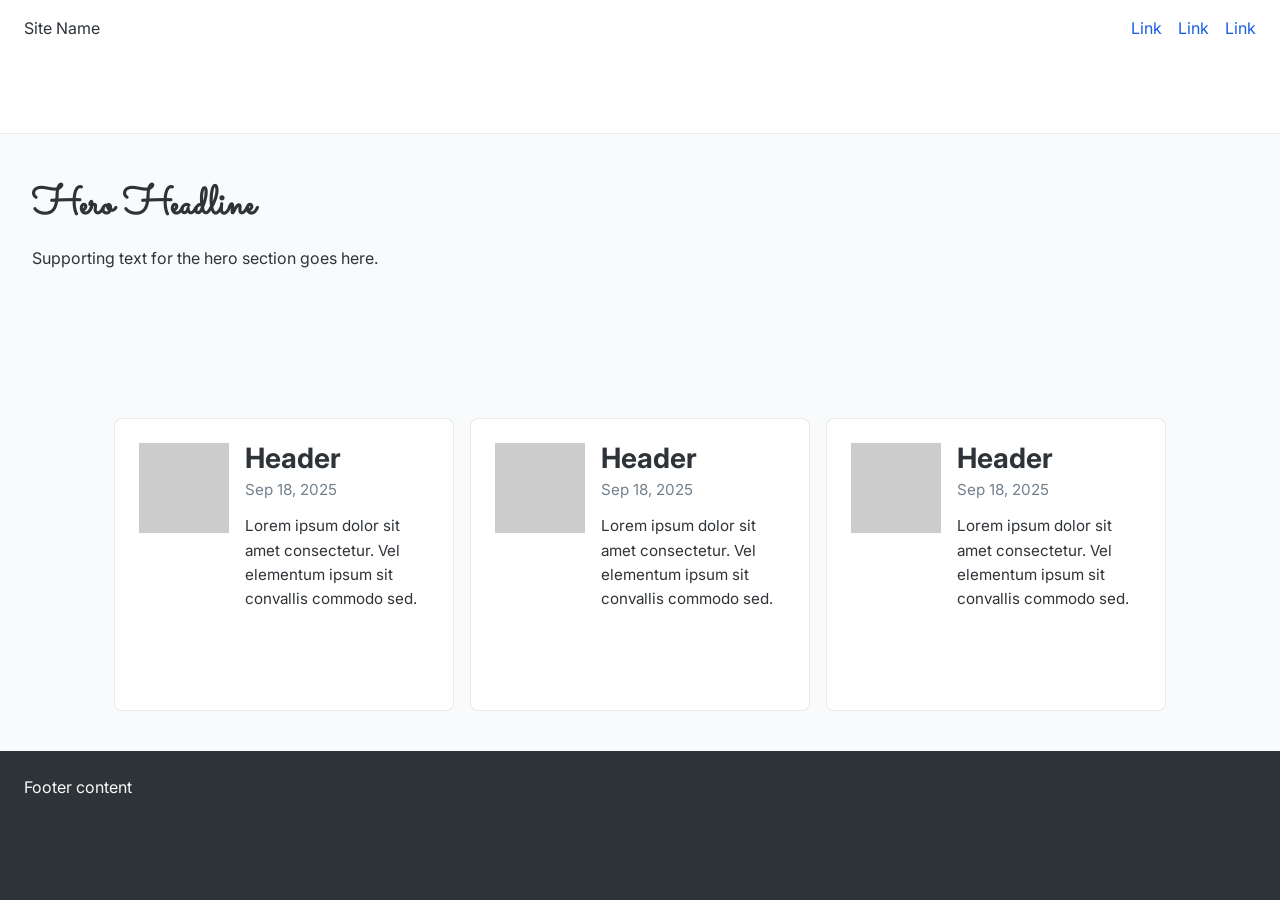
<file: tutorial_2/index.html>
<!DOCTYPE html>
<html lang="en">
<head>
  <meta charset="UTF-8">
  <meta name="viewport" content="width=device-width, initial-scale=1.0">
  <title>Tutorial 3: Grid Layout</title>
  <link rel="preconnect" href="https://fonts.googleapis.com">
  <link rel="preconnect" href="https://fonts.gstatic.com" crossorigin>
  <link href="https://fonts.googleapis.com/css2?family=Sacramento&display=swap" rel="stylesheet">
  <link rel="stylesheet" href="style.css">
</head>
<body class="page-layout">
  <header class="site-header">
    <nav class="header-nav">
      <!-- Style this flexible nav component -->
      <span class="logo">Site Name</span>
      <ul class="nav-links">
        <li><a href="#">Link</a></li>
        <li><a href="#">Link</a></li>
        <li><a href="#">Link</a></li>
      </ul>
    </nav>
  </header>
  <main class="hero-section">
    <h1>Hero Headline</h1>
    <p>Supporting text for the hero section goes here.</p>
  </main>
  
  <section class="list-section">
    <!-- Add your repeating component in here -->
     <article class="list-item card">
      <div class="card__media"></div>
      <div class="card_text">
        <h2 class="card_title">Header</h2>
        <p class="card_date">Sep 18, 2025</p>
        <p class="card_body">
          Lorem ipsum dolor sit amet consectetur. Vel elementum ipsum sit convallis commodo sed.
        </p>
      </div>
     </article>

     <article class="list-item card">
      <div class="card__media"></div>
      <div class="card_text">
        <h2 class="card_title">Header</h2>
        <p class="card_date">Sep 18, 2025</p>
        <p class="card_body">
          Lorem ipsum dolor sit amet consectetur. Vel elementum ipsum sit convallis commodo sed.
        </p>
      </div>
     </article>

     <article class="list-item card">
      <div class="card__media"></div>
      <div class="card_text">
        <h2 class="card_title">Header</h2>
        <p class="card_date">Sep 18, 2025</p>
        <p class="card_body">
          Lorem ipsum dolor sit amet consectetur. Vel elementum ipsum sit convallis commodo sed.
        </p>
      </div>
     </article>
  </section>
  
  <footer class="site-footer">
    <p>Footer content</p>
  </footer>
</body>
</html>
</file>
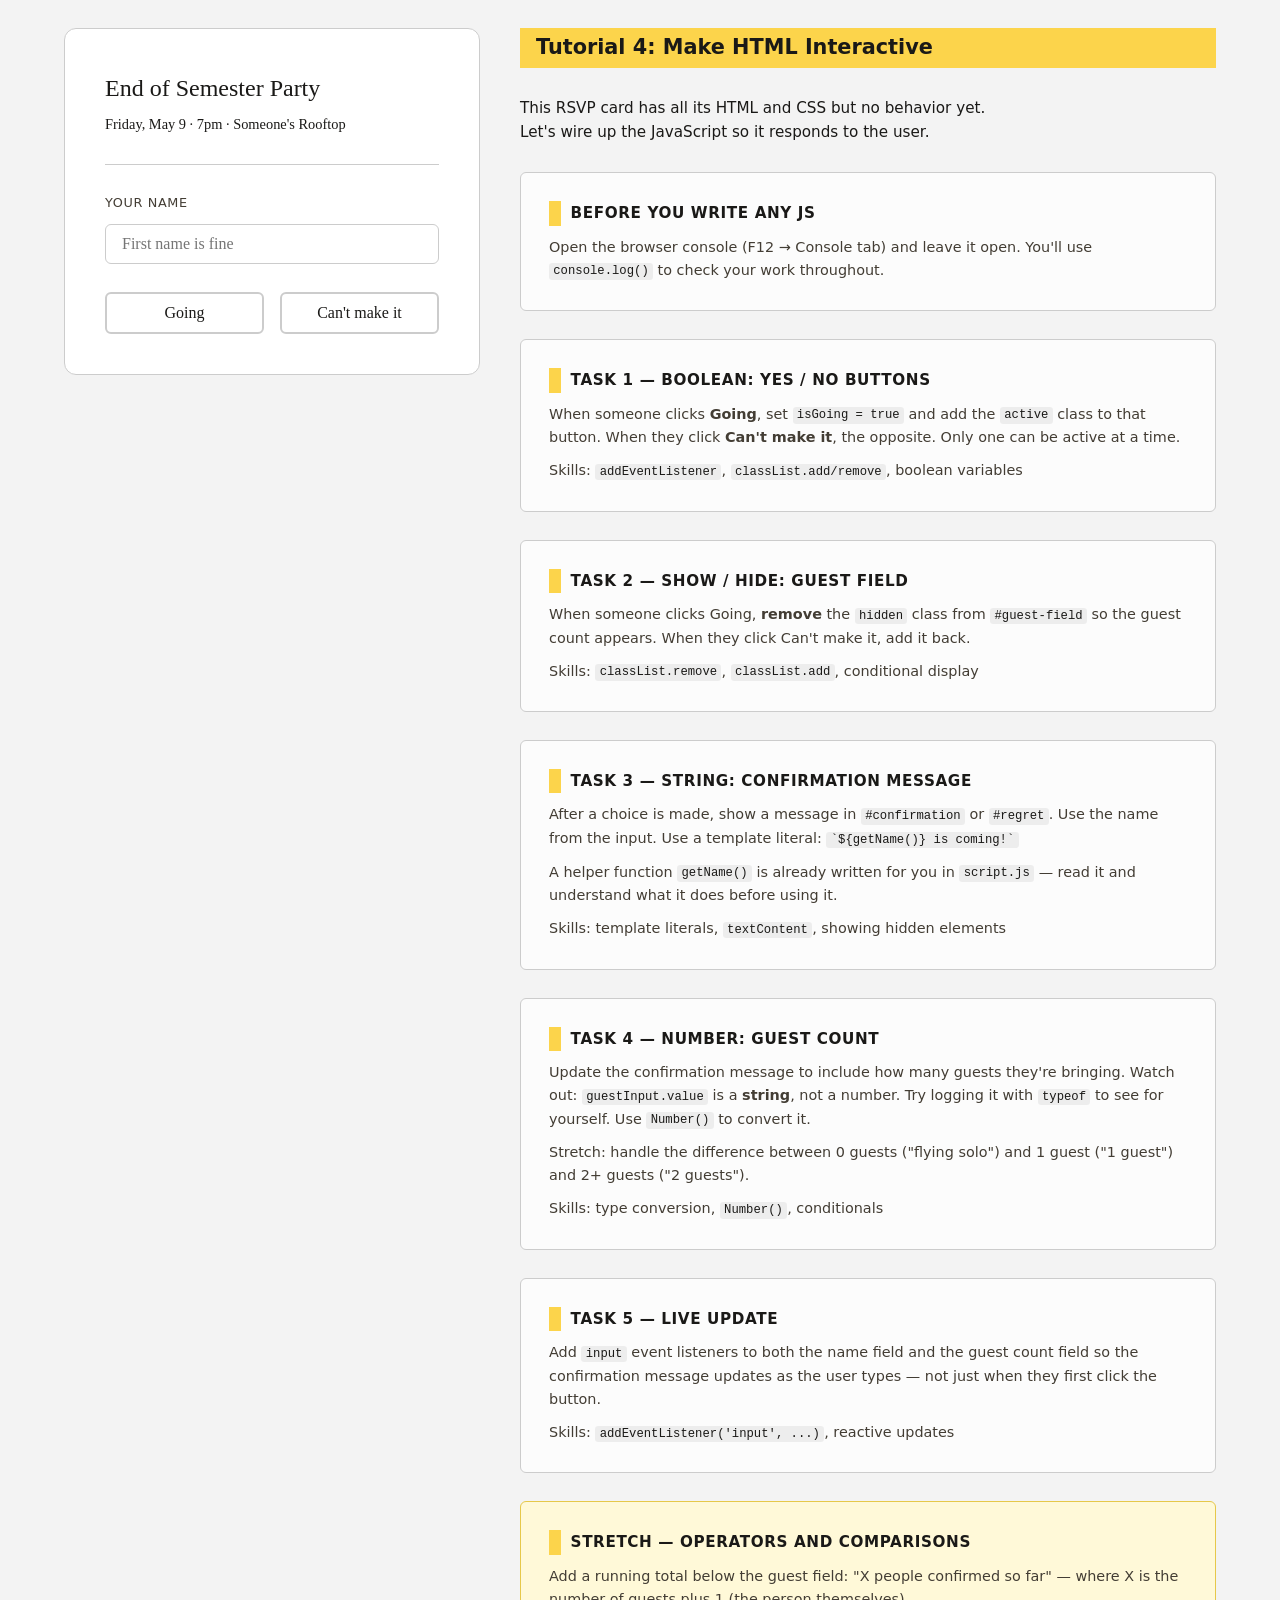
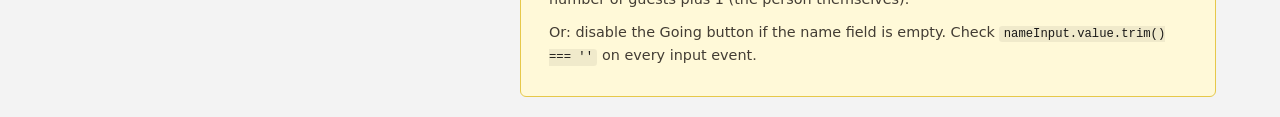
<file: tutorial_4/index.html>
<!DOCTYPE html>
<html lang="en">
<head>
  <meta charset="UTF-8">
  <meta name="viewport" content="width=device-width, initial-scale=1.0">
  <title>Tutorial 4: JavaScript Fundamentals</title>
  <link rel="stylesheet" href="style.css">
</head>
<body>

  <div class="page">

    <!-- ── left: the RSVP card ──────────────────────────────── -->
    <div class="card" id="rsvp-card">

      <div class="event-header">
        <h1 class="event-title">End of Semester Party</h1>
        <p class="event-meta">Friday, May 9 &middot; 7pm &middot; Someone's Rooftop</p>
      </div>

      <!-- string: name -->
      <div class="field">
        <label for="name-input">Your name</label>
        <input type="text" id="name-input" placeholder="First name is fine">
      </div>

      <!-- boolean: going or not -->
      <div class="rsvp-buttons">
        <button class="btn btn-yes" id="btn-yes">Going</button>
        <button class="btn btn-no"  id="btn-no">Can't make it</button>
      </div>

      <!-- number: guest count, hidden until yes -->
      <div class="guest-field hidden" id="guest-field">
        <label for="guest-input">Bringing anyone?</label>
        <input type="number" id="guest-input" value="0" min="0" max="10">
        <p id="total" class="hidden"></p>
        <!-- 
          Note: type="number" still gives you a STRING from .value
          You have to convert it. We'll see this below.
        -->
      </div>

      <!-- confirmation messages, hidden until a choice is made -->
      <div class="confirmation hidden" id="confirmation"></div>
      <div class="regret     hidden" id="regret"></div>

    </div>

    <!-- ── right: tasks panel ───────────────────────────────── -->
    <aside class="tasks-panel">

      <h2>Tutorial 4: Make HTML Interactive</h2>
      <p class="intro">
        This RSVP card has all its HTML and CSS but no behavior yet. <br />
        Let's wire up the JavaScript so it responds to the user.
      </p>

      <div class="task-group">
        <h3>Before you write any JS</h3>
        <p>Open the browser console (F12 → Console tab) and leave it open. 
           You'll use <code>console.log()</code> to check your work throughout.</p>
      </div>

      <div class="task-group">
        <h3>Task 1 — Boolean: Yes / No buttons</h3>
        <p>
          When someone clicks <strong>Going</strong>, set <code>isGoing = true</code>
          and add the <code>active</code> class to that button.
          When they click <strong>Can't make it</strong>, the opposite.
          Only one can be active at a time.
        </p>
        <p>Skills: <code>addEventListener</code>, <code>classList.add/remove</code>, boolean variables</p>
      </div>

      <div class="task-group">
        <h3>Task 2 — Show / hide: guest field</h3>
        <p>
          When someone clicks Going, <strong>remove</strong> the <code>hidden</code> class
          from <code>#guest-field</code> so the guest count appears.
          When they click Can't make it, add it back.
        </p>
        <p>Skills: <code>classList.remove</code>, <code>classList.add</code>, conditional display</p>
      </div>

      <div class="task-group">
        <h3>Task 3 — String: confirmation message</h3>
        <p>
          After a choice is made, show a message in <code>#confirmation</code> or 
          <code>#regret</code>. Use the name from the input.
          Use a template literal: <code>`${getName()} is coming!`</code>
        </p>
        <p>
          A helper function <code>getName()</code> is already written for you in 
          <code>script.js</code> — read it and understand what it does before using it.
        </p>
        <p>Skills: template literals, <code>textContent</code>, showing hidden elements</p>
      </div>

      <div class="task-group">
        <h3>Task 4 — Number: guest count</h3>
        <p>
          Update the confirmation message to include how many guests they're bringing.
          Watch out: <code>guestInput.value</code> is a <strong>string</strong>, not a number.
          Try logging it with <code>typeof</code> to see for yourself.
          Use <code>Number()</code> to convert it.
        </p>
        <p>
          Stretch: handle the difference between 0 guests ("flying solo") and 
          1 guest ("1 guest") and 2+ guests ("2 guests").
        </p>
        <p>Skills: type conversion, <code>Number()</code>, conditionals</p>
      </div>

      <div class="task-group">
        <h3>Task 5 — Live update</h3>
        <p>
          Add <code>input</code> event listeners to both the name field and the guest
          count field so the confirmation message updates as the user types —
          not just when they first click the button.
        </p>
        <p>Skills: <code>addEventListener('input', ...)</code>, reactive updates</p>
      </div>

      <div class="task-group task-stretch">
        <h3>Stretch — Operators and comparisons</h3>
        <p>
          Add a running total below the guest field: 
          "X people confirmed so far" — where X is the number of guests plus 1 (the person themselves).
        </p>
        <p>
          Or: disable the Going button if the name field is empty.
          Check <code>nameInput.value.trim() === ''</code> on every input event.
        </p>
      </div>

    </aside>

  </div>

  <script src="script.js"></script>
</body>
</html>
</file>
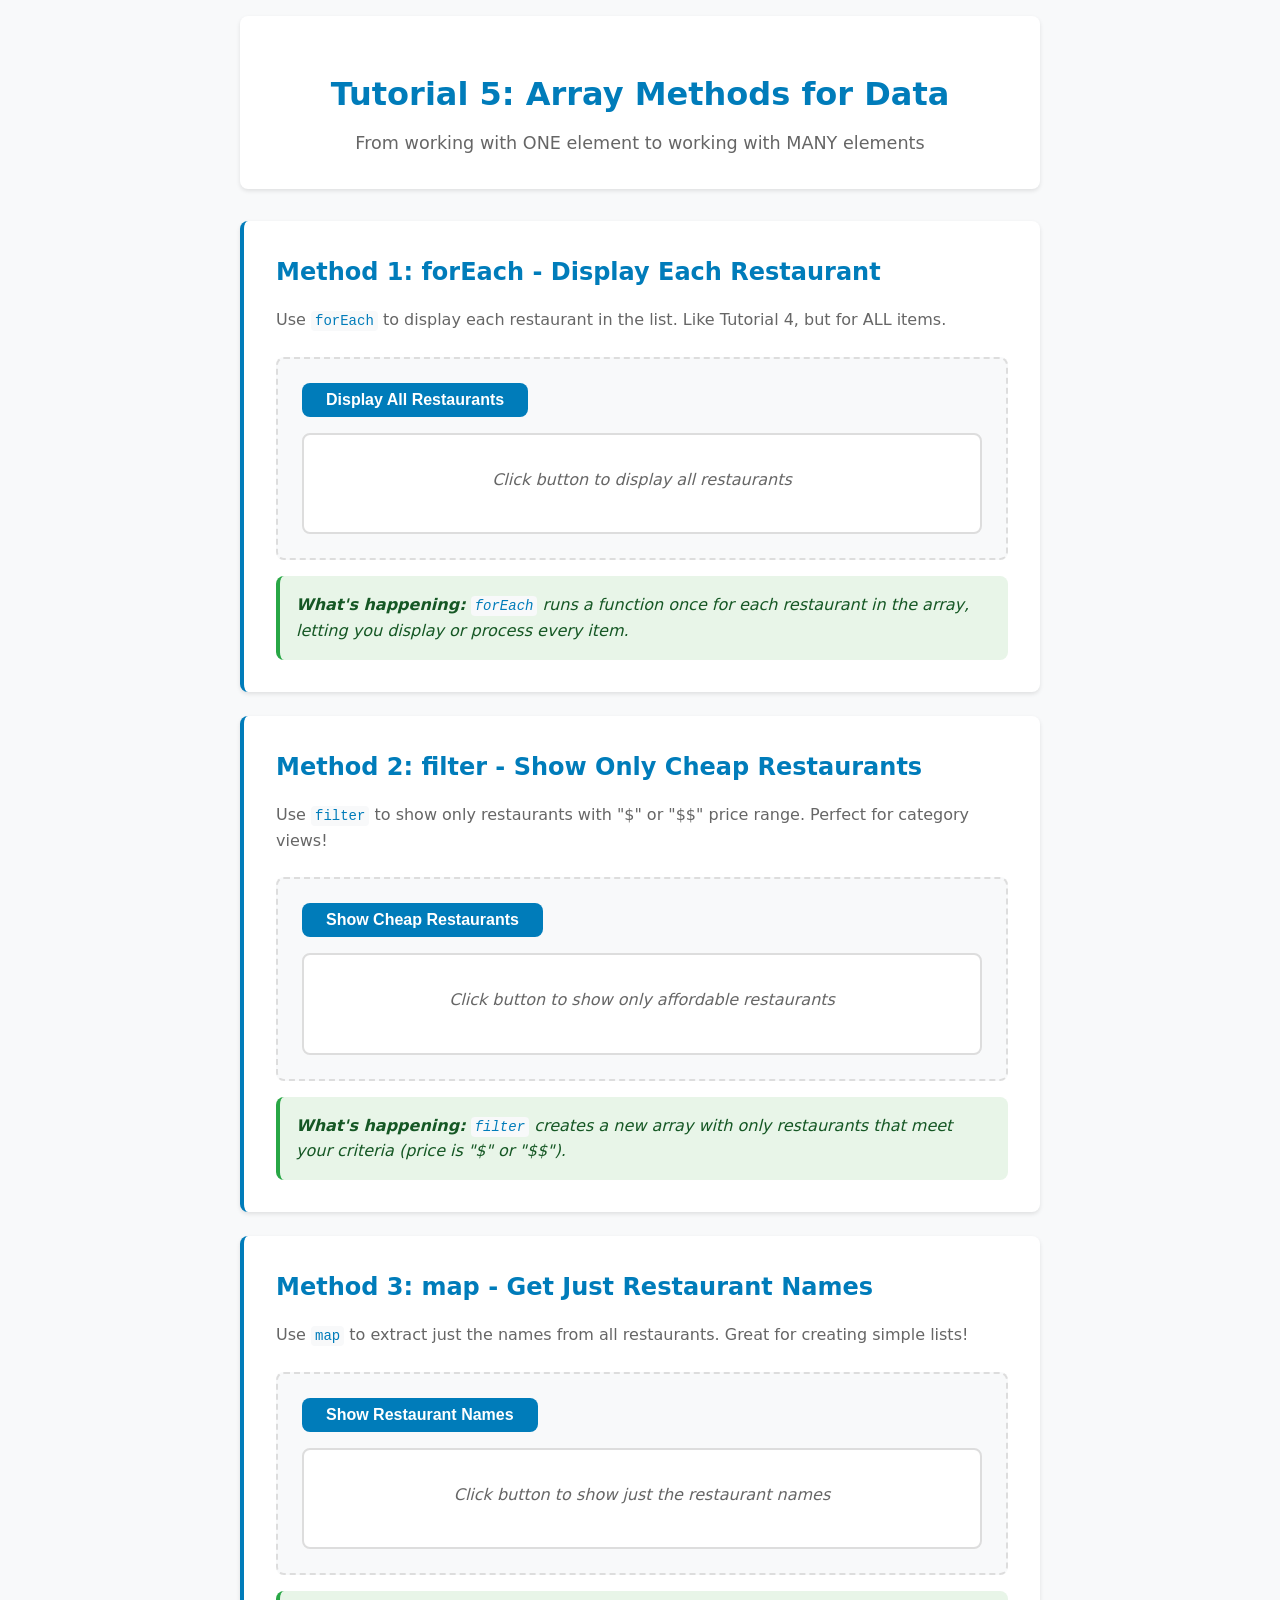
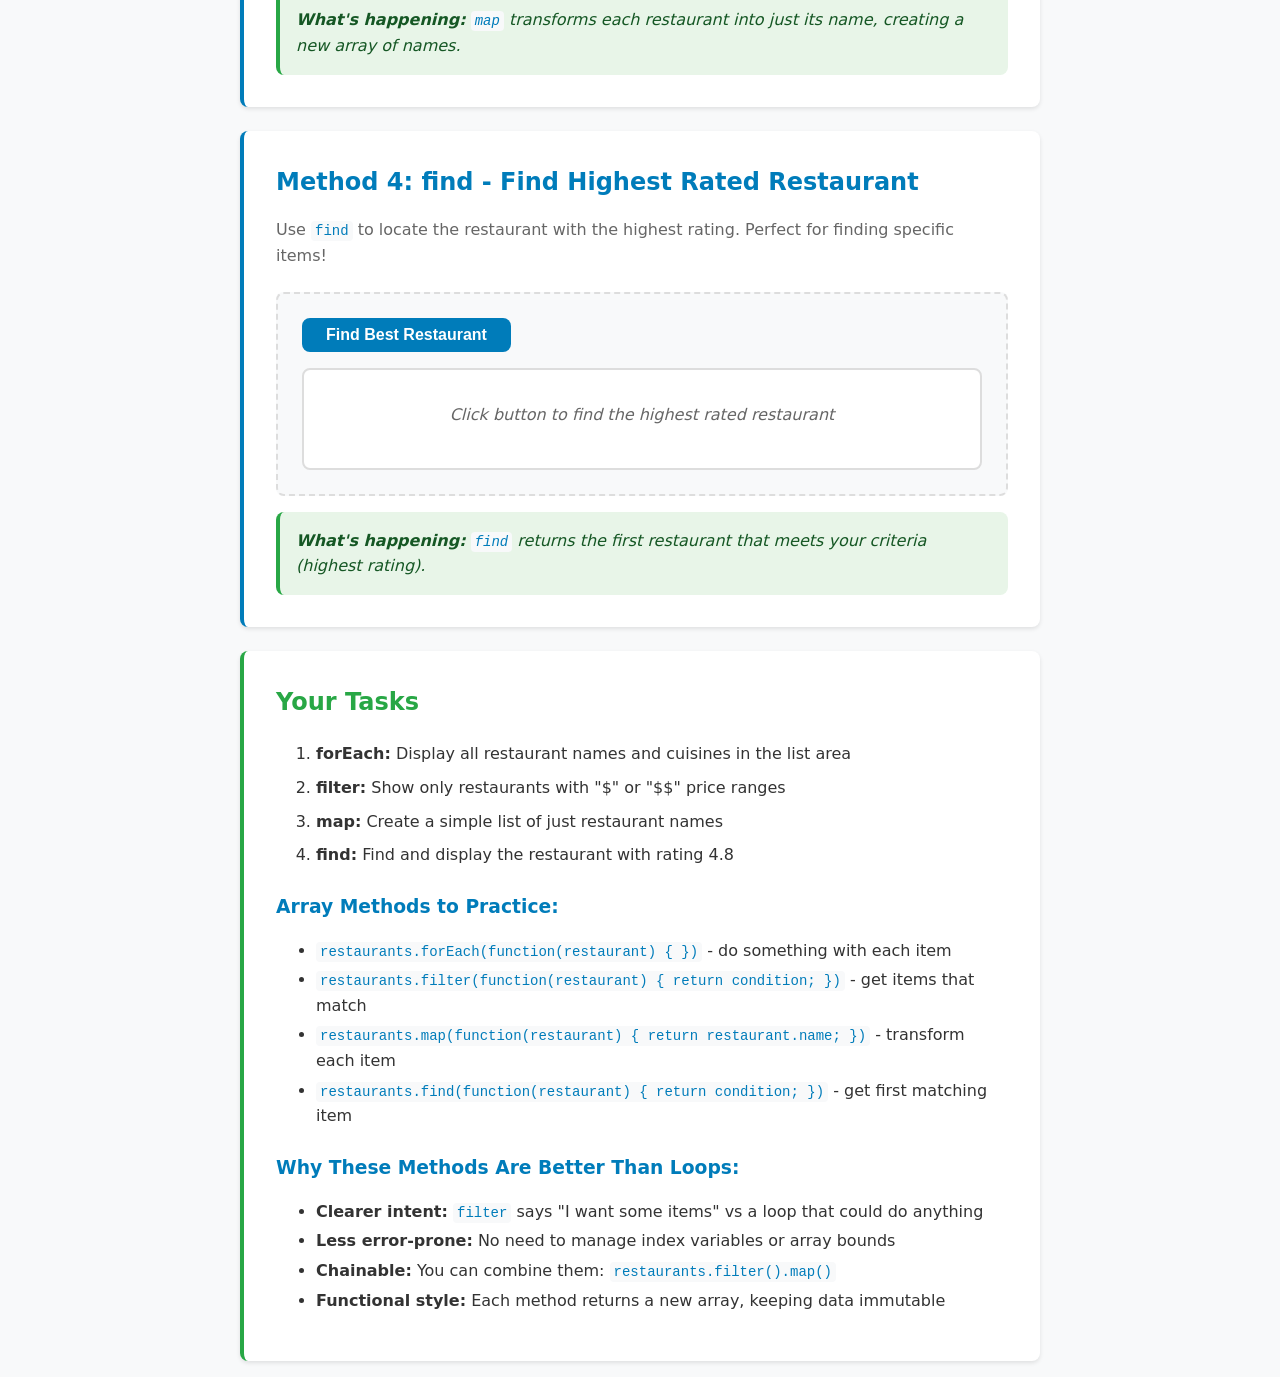
<file: tutorial_5/index.html>
<!DOCTYPE html>
<html lang="en">
<head>
    <meta charset="UTF-8">
    <meta name="viewport" content="width=device-width, initial-scale=1.0">
    <title>Tutorial 5: Array Methods for Data</title>
    <link rel="stylesheet" href="style.css">
</head>
<body>
    <div class="container">
        <header>
            <h1>Tutorial 5: Array Methods for Data</h1>
            <p>From working with ONE element to working with MANY elements</p>
        </header>

        <!-- Method 1: forEach - Do something to each item -->
        <section class="method-section">
            <h2>Method 1: forEach - Display Each Restaurant</h2>
            <p>Use <code>forEach</code> to display each restaurant in the list. Like Tutorial 4, but for ALL items.</p>
            
            <div class="demo-area">
                <button id="display-button" class="method-button">Display All Restaurants</button>
                <div id="restaurant-list" class="result-area">
                    <p class="placeholder">Click button to display all restaurants</p>
                </div>
            </div>
            
            <div class="explanation">
                <p><strong>What's happening:</strong> <code>forEach</code> runs a function once for each restaurant in the array, letting you display or process every item.</p>
            </div>
        </section>

        <!-- Method 2: filter - Show only items that match criteria -->
        <section class="method-section">
            <h2>Method 2: filter - Show Only Cheap Restaurants</h2>
            <p>Use <code>filter</code> to show only restaurants with "$" or "$$" price range. Perfect for category views!</p>
            
            <div class="demo-area">
                <button id="filter-button" class="method-button">Show Cheap Restaurants</button>
                <div id="filtered-list" class="result-area">
                    <p class="placeholder">Click button to show only affordable restaurants</p>
                </div>
            </div>
            
            <div class="explanation">
                <p><strong>What's happening:</strong> <code>filter</code> creates a new array with only restaurants that meet your criteria (price is "$" or "$$").</p>
            </div>
        </section>

        <!-- Method 3: map - Transform data to get specific information -->
        <section class="method-section">
            <h2>Method 3: map - Get Just Restaurant Names</h2>
            <p>Use <code>map</code> to extract just the names from all restaurants. Great for creating simple lists!</p>
            
            <div class="demo-area">
                <button id="map-button" class="method-button">Show Restaurant Names</button>
                <div id="mapped-list" class="result-area">
                    <p class="placeholder">Click button to show just the restaurant names</p>
                </div>
            </div>
            
            <div class="explanation">
                <p><strong>What's happening:</strong> <code>map</code> transforms each restaurant into just its name, creating a new array of names.</p>
            </div>
        </section>

        <!-- Method 4: find - Get one specific item -->
        <section class="method-section">
            <h2>Method 4: find - Find Highest Rated Restaurant</h2>
            <p>Use <code>find</code> to locate the restaurant with the highest rating. Perfect for finding specific items!</p>
            
            <div class="demo-area">
                <button id="find-button" class="method-button">Find Best Restaurant</button>
                <div id="found-item" class="result-area">
                    <p class="placeholder">Click button to find the highest rated restaurant</p>
                </div>
            </div>
            
            <div class="explanation">
                <p><strong>What's happening:</strong> <code>find</code> returns the first restaurant that meets your criteria (highest rating).</p>
            </div>
        </section>

        <!-- Tutorial Instructions -->
        <section class="tutorial-instructions">
            <h2>Your Tasks</h2>
            <ol>
                <li><strong>forEach:</strong> Display all restaurant names and cuisines in the list area</li>
                <li><strong>filter:</strong> Show only restaurants with "$" or "$$" price ranges</li>
                <li><strong>map:</strong> Create a simple list of just restaurant names</li>
                <li><strong>find:</strong> Find and display the restaurant with rating 4.8</li>
            </ol>
            
            <h3>Array Methods to Practice:</h3>
            <ul>
                <li><code>restaurants.forEach(function(restaurant) { })</code> - do something with each item</li>
                <li><code>restaurants.filter(function(restaurant) { return condition; })</code> - get items that match</li>
                <li><code>restaurants.map(function(restaurant) { return restaurant.name; })</code> - transform each item</li>
                <li><code>restaurants.find(function(restaurant) { return condition; })</code> - get first matching item</li>
            </ul>
            
            <h3>Why These Methods Are Better Than Loops:</h3>
            <ul>
                <li><strong>Clearer intent:</strong> <code>filter</code> says "I want some items" vs a loop that could do anything</li>
                <li><strong>Less error-prone:</strong> No need to manage index variables or array bounds</li>
                <li><strong>Chainable:</strong> You can combine them: <code>restaurants.filter().map()</code></li>
                <li><strong>Functional style:</strong> Each method returns a new array, keeping data immutable</li>
            </ul>
        </section>
    </div>

    <script src="script.js" defer></script>
</body>
</html>
</file>
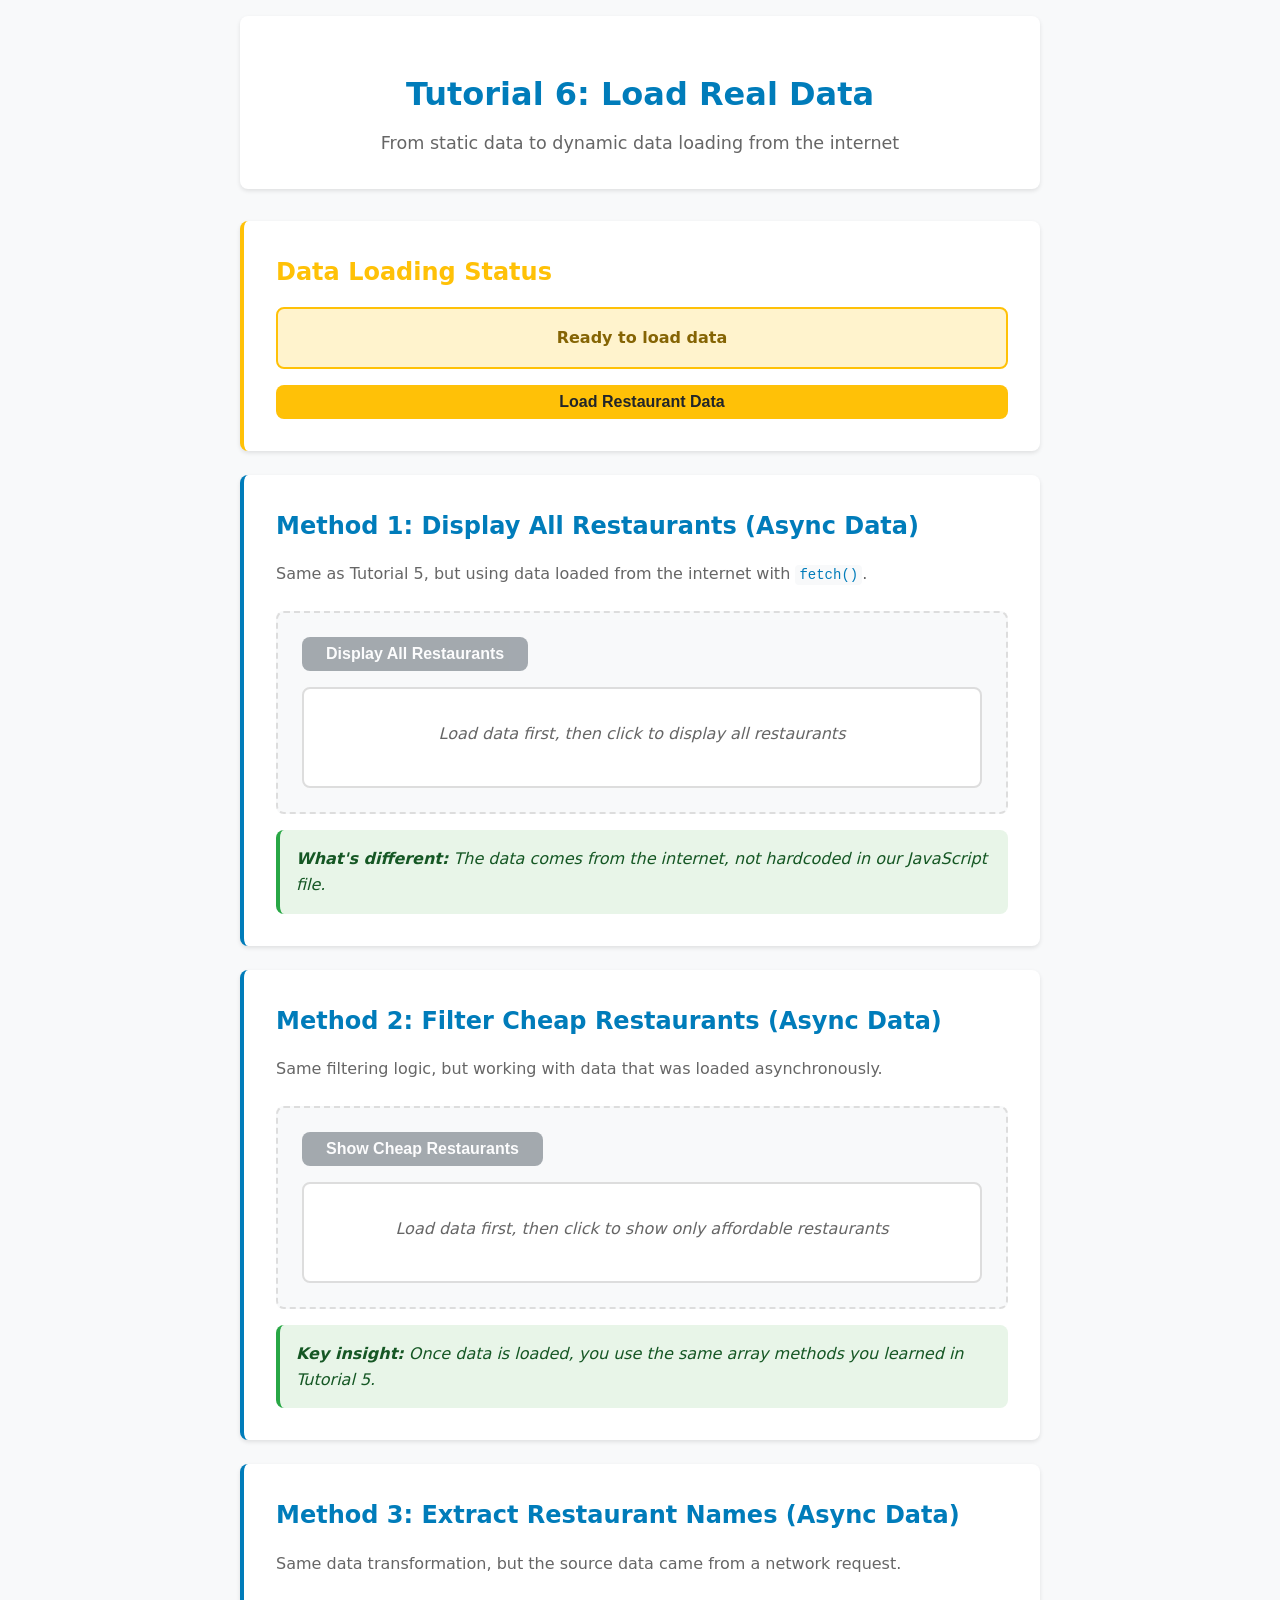
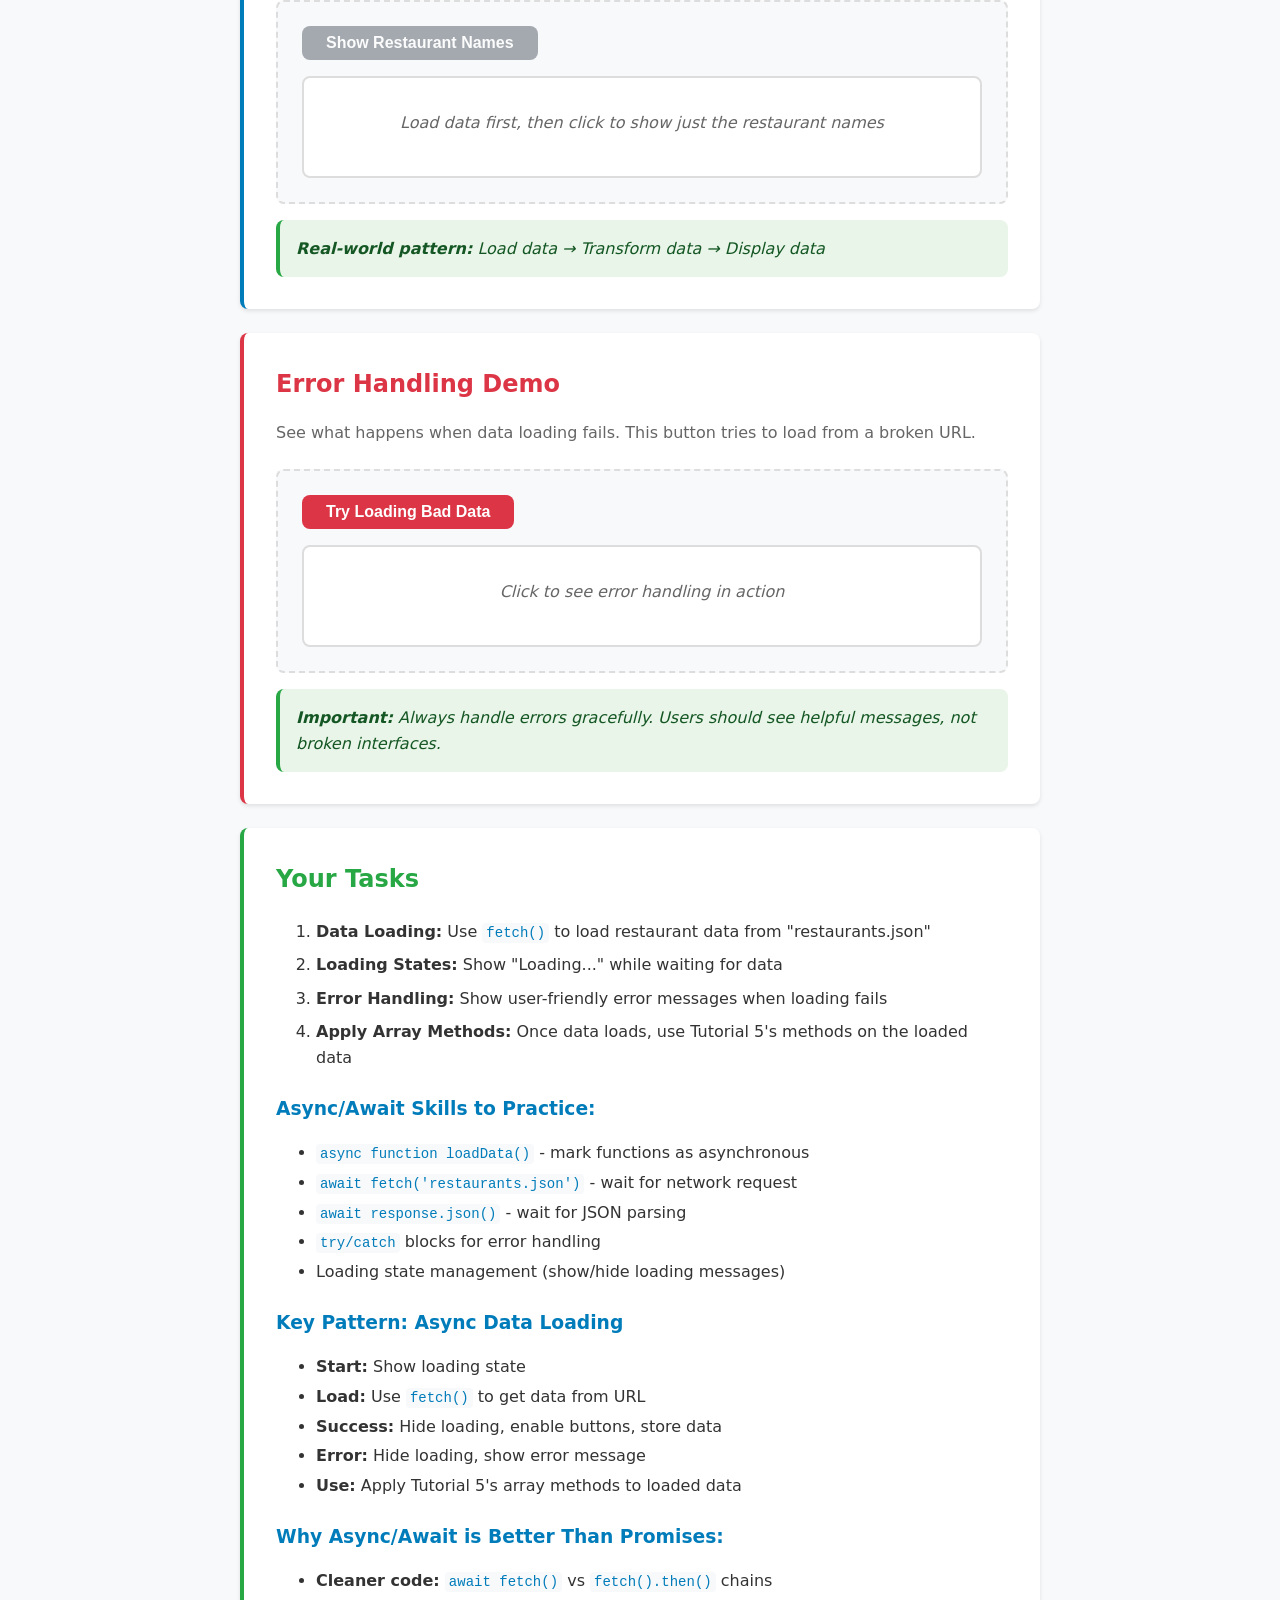
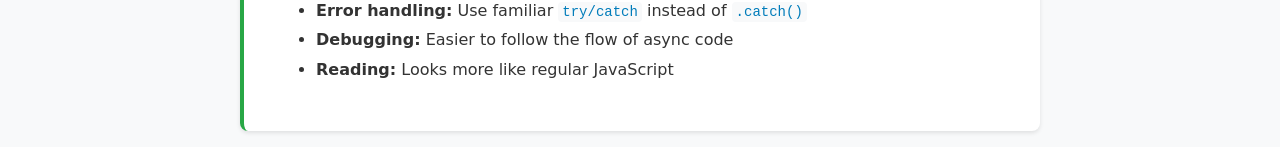
<file: tutorial_6/index.html>
<!DOCTYPE html>
<html lang="en">
<head>
    <meta charset="UTF-8">
    <meta name="viewport" content="width=device-width, initial-scale=1.0">
    <title>Tutorial 6: Load Real Data</title>
    <link rel="stylesheet" href="style.css">
</head>
<body>
    <div class="container">
        <header>
            <h1>Tutorial 6: Load Real Data</h1>
            <p>From static data to dynamic data loading from the internet</p>
        </header>

        <!-- Loading Status Section -->
        <section class="status-section">
            <h2>Data Loading Status</h2>
            <div id="loading-status" class="status-display">
                <p class="status-message">Ready to load data</p>
            </div>
            <button id="load-data-button" class="load-button">Load Restaurant Data</button>
        </section>

        <!-- Same functionality as Tutorial 5, but with async data -->
        
        <!-- Method 1: forEach with loaded data -->
        <section class="method-section">
            <h2>Method 1: Display All Restaurants (Async Data)</h2>
            <p>Same as Tutorial 5, but using data loaded from the internet with <code>fetch()</code>.</p>
            
            <div class="demo-area">
                <button id="display-button" class="method-button" disabled>Display All Restaurants</button>
                <div id="restaurant-list" class="result-area">
                    <p class="placeholder">Load data first, then click to display all restaurants</p>
                </div>
            </div>
            
            <div class="explanation">
                <p><strong>What's different:</strong> The data comes from the internet, not hardcoded in our JavaScript file.</p>
            </div>
        </section>

        <!-- Method 2: filter with loaded data -->
        <section class="method-section">
            <h2>Method 2: Filter Cheap Restaurants (Async Data)</h2>
            <p>Same filtering logic, but working with data that was loaded asynchronously.</p>
            
            <div class="demo-area">
                <button id="filter-button" class="method-button" disabled>Show Cheap Restaurants</button>
                <div id="filtered-list" class="result-area">
                    <p class="placeholder">Load data first, then click to show only affordable restaurants</p>
                </div>
            </div>
            
            <div class="explanation">
                <p><strong>Key insight:</strong> Once data is loaded, you use the same array methods you learned in Tutorial 5.</p>
            </div>
        </section>

        <!-- Method 3: map with loaded data -->
        <section class="method-section">
            <h2>Method 3: Extract Restaurant Names (Async Data)</h2>
            <p>Same data transformation, but the source data came from a network request.</p>
            
            <div class="demo-area">
                <button id="map-button" class="method-button" disabled>Show Restaurant Names</button>
                <div id="mapped-list" class="result-area">
                    <p class="placeholder">Load data first, then click to show just the restaurant names</p>
                </div>
            </div>
            
            <div class="explanation">
                <p><strong>Real-world pattern:</strong> Load data → Transform data → Display data</p>
            </div>
        </section>

        <!-- Error Handling Demo -->
        <section class="method-section error-demo">
            <h2>Error Handling Demo</h2>
            <p>See what happens when data loading fails. This button tries to load from a broken URL.</p>
            
            <div class="demo-area">
                <button id="error-button" class="error-button">Try Loading Bad Data</button>
                <div id="error-display" class="result-area">
                    <p class="placeholder">Click to see error handling in action</p>
                </div>
            </div>
            
            <div class="explanation">
                <p><strong>Important:</strong> Always handle errors gracefully. Users should see helpful messages, not broken interfaces.</p>
            </div>
        </section>

        <!-- Tutorial Instructions -->
        <section class="tutorial-instructions">
            <h2>Your Tasks</h2>
            <ol>
                <li><strong>Data Loading:</strong> Use <code>fetch()</code> to load restaurant data from "restaurants.json"</li>
                <li><strong>Loading States:</strong> Show "Loading..." while waiting for data</li>
                <li><strong>Error Handling:</strong> Show user-friendly error messages when loading fails</li>
                <li><strong>Apply Array Methods:</strong> Once data loads, use Tutorial 5's methods on the loaded data</li>
            </ol>
            
            <h3>Async/Await Skills to Practice:</h3>
            <ul>
                <li><code>async function loadData()</code> - mark functions as asynchronous</li>
                <li><code>await fetch('restaurants.json')</code> - wait for network request</li>
                <li><code>await response.json()</code> - wait for JSON parsing</li>
                <li><code>try/catch</code> blocks for error handling</li>
                <li>Loading state management (show/hide loading messages)</li>
            </ul>
            
            <h3>Key Pattern: Async Data Loading</h3>
            <ul>
                <li><strong>Start:</strong> Show loading state</li>
                <li><strong>Load:</strong> Use <code>fetch()</code> to get data from URL</li>
                <li><strong>Success:</strong> Hide loading, enable buttons, store data</li>
                <li><strong>Error:</strong> Hide loading, show error message</li>
                <li><strong>Use:</strong> Apply Tutorial 5's array methods to loaded data</li>
            </ul>
            
            <h3>Why Async/Await is Better Than Promises:</h3>
            <ul>
                <li><strong>Cleaner code:</strong> <code>await fetch()</code> vs <code>fetch().then()</code> chains</li>
                <li><strong>Error handling:</strong> Use familiar <code>try/catch</code> instead of <code>.catch()</code></li>
                <li><strong>Debugging:</strong> Easier to follow the flow of async code</li>
                <li><strong>Reading:</strong> Looks more like regular JavaScript</li>
            </ul>
        </section>
    </div>

    <script src="script.js"></script>
</body>
</html>
</file>
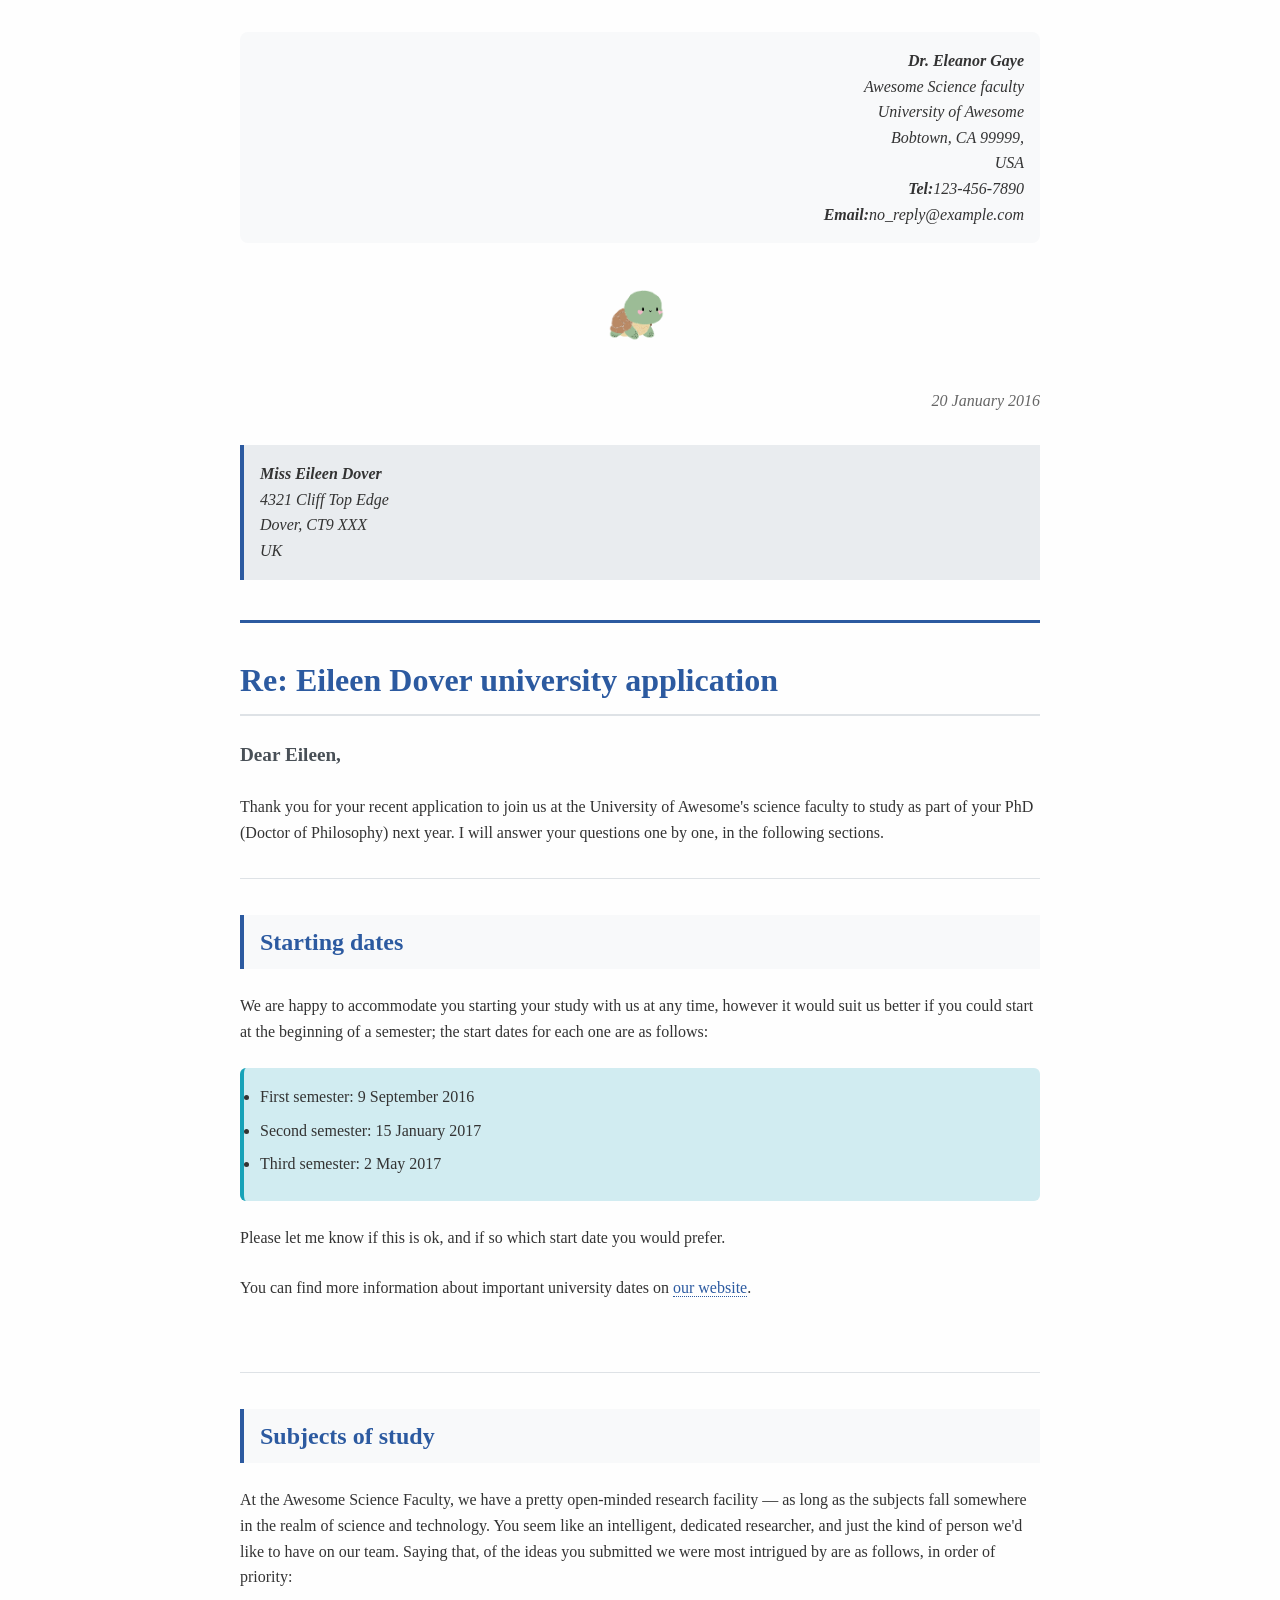
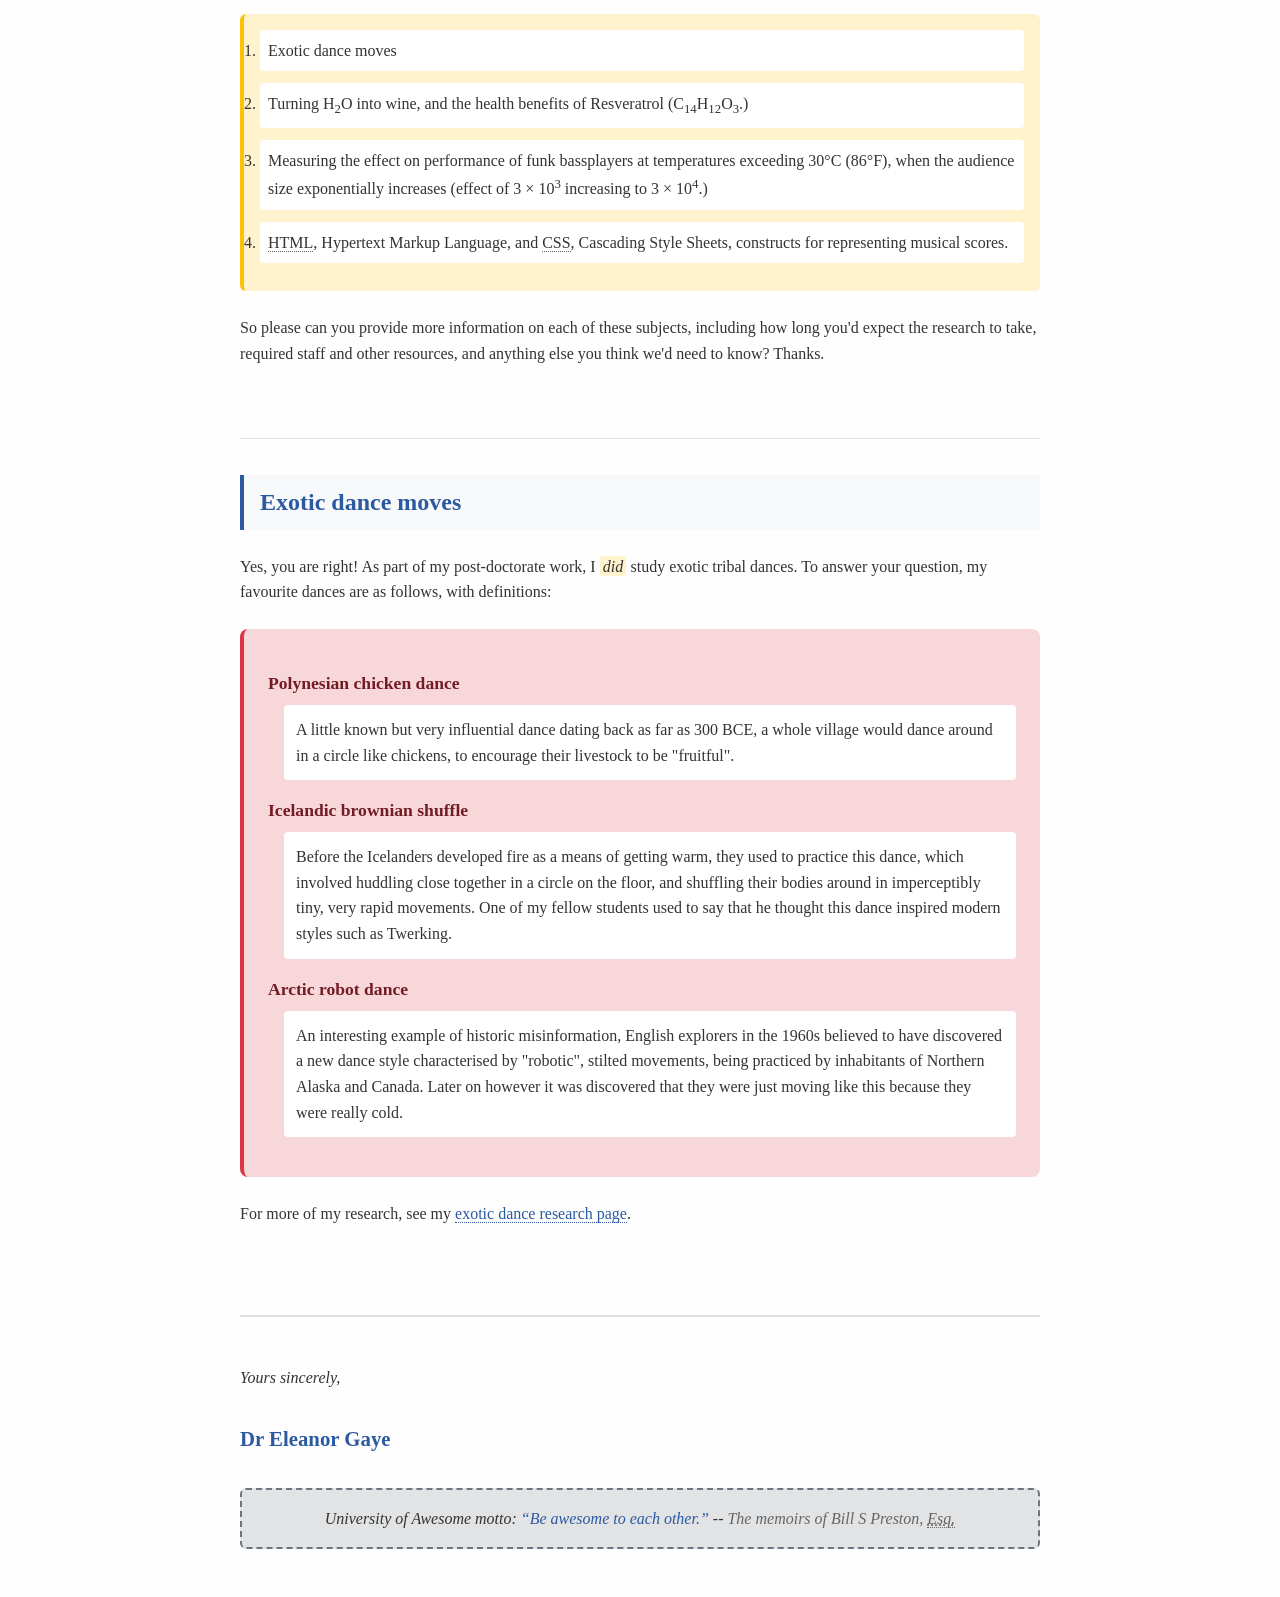
<file: tutorial_1/tutorial_1.html>
<!DOCTYPE html>
<html lang="en">
<head>
  <meta charset="UTF-8">
  <meta name="viewport" content="width=device-width, initial-scale=1.0">
  <title>Tutorial 1: HTML Document Structure</title>
  <link rel="stylesheet" href="tutorial_1_letter_styles.css">
</head>

<body class="letter-document">

  <header class="letter-header">

    <address class="sender-info">
      <strong>Dr. Eleanor Gaye</strong><br>
      Awesome Science faculty<br>
      University of Awesome<br>
      Bobtown, CA 99999,<br>
      USA<br>
      <strong>Tel:</strong>123-456-7890<br>
      <strong>Email:</strong>no_reply@example.com
    </address>

    <img src="assets/turtle.png" alt="Cute turtle illustration" class="letter-image">

    <p class="letter-date">
      <time datetime="2016-01-20">20 January 2016</time>
    </p>

    <address class="recipient-info">
      <strong>Miss Eileen Dover</strong><br>
      4321 Cliff Top Edge<br>
      Dover, CT9 XXX<br>
      UK
    </address>
  </header>

  <h1 class="letter-subject">Re: Eileen Dover university application</h1>

  <p class="letter-greeting">Dear Eileen,</p>

  <p class="letter-paragraph">
    Thank you for your recent application to join us at the University of Awesome's science faculty to study as part of your PhD (Doctor of Philosophy) next year. I will answer your questions one by one, in the following sections.
  </p>

  <section class="content-section">
    <h2 class="section-heading">Starting dates</h2>

    <p class="letter-paragraph">
      We are happy to accommodate you starting your study with us at any time, however it would suit us better if you could start at the beginning of a semester; the start dates for each one are as follows:
    </p>

    <ul class="semester-dates">
      <li>First semester: 9 September 2016</li>
      <li>Second semester: 15 January 2017</li>
      <li>Third semester: 2 May 2017</li>
    </ul>

    <p class="letter-paragraph">Please let me know if this is ok, and if so which start date you would prefer.</p>

    <p class="letter-paragraph">
      You can find more information about important university dates on
      <a class="letter-link" href="#">our website</a>.
    </p>
  </section>

  <section class="content-section">
    <h2 class="section-heading">Subjects of study</h2>

    <p class="letter-paragraph">
      At the Awesome Science Faculty, we have a pretty open-minded research facility — as long as the subjects fall somewhere in the realm of science and technology. You seem like an intelligent, dedicated researcher, and just the kind of person we'd like to have on our team. Saying that, of the ideas you submitted we were most intrigued by are as follows, in order of priority:
    </p>

    <ol class="priority-list">
      <li>Exotic dance moves</li>
      <li>
        Turning H<sub class="subscript">2</sub>O into wine, and the health benefits of Resveratrol
        (C<sub class="subscript">14</sub>H<sub class="subscript">12</sub>O<sub class="subscript">3</sub>.)
      </li>
      <li>
        Measuring the effect on performance of funk bassplayers at temperatures exceeding 30°C (86°F),
        when the audience size exponentially increases (effect of 3 × 10<sup class="superscript">3</sup>
        increasing to 3 × 10<sup class="superscript">4</sup>.)
      </li>
      <li>
        <abbr class="abbreviation">HTML</abbr>, Hypertext Markup Language, and
        <abbr class="abbreviation">CSS</abbr>, Cascading Style Sheets, constructs for representing musical scores.
      </li>
    </ol>

    <p class="letter-paragraph">
      So please can you provide more information on each of these subjects, including how long you'd expect the research to take, required staff and other resources, and anything else you think we'd need to know? Thanks.
    </p>
  </section>

  <section class="content-section">
    <h2 class="section-heading">Exotic dance moves</h2>

    <p class="letter-paragraph">
      Yes, you are right! As part of my post-doctorate work, I
      <em class="emphasis">did</em> study exotic tribal dances. To answer your question, my favourite dances are as follows, with definitions:
    </p>

    <dl class="dance-definitions">
      <dt class="dance-term">Polynesian chicken dance</dt>
      <dd class="dance-definition">
        A little known but very influential dance dating back as far as 300 BCE, a whole village would dance around in a circle like chickens, to encourage their livestock to be "fruitful".
      </dd>

      <dt class="dance-term">Icelandic brownian shuffle</dt>
      <dd class="dance-definition">
        Before the Icelanders developed fire as a means of getting warm, they used to practice this dance, which involved huddling close together in a circle on the floor, and shuffling their bodies around in imperceptibly tiny, very rapid movements. One of my fellow students used to say that he thought this dance inspired modern styles such as Twerking.
      </dd>

      <dt class="dance-term">Arctic robot dance</dt>
      <dd class="dance-definition">
        An interesting example of historic misinformation, English explorers in the 1960s believed to have discovered a new dance style characterised by "robotic", stilted movements, being practiced by inhabitants of Northern Alaska and Canada. Later on however it was discovered that they were just moving like this because they were really cold.
      </dd>
    </dl>

    <p class="letter-paragraph">
      For more of my research, see my
      <a class="letter-link" href="#">exotic dance research page</a>.
    </p>
  </section>

  <footer class="letter-closing">
    <p class="closing-phrase">Yours sincerely,</p>
    <p class="signature">Dr Eleanor Gaye</p>

    <p class="university-motto">
      University of Awesome motto:
      <q class="inline-quote">Be awesome to each other.</q>
      -- <cite class="citation">The memoirs of Bill S Preston, <abbr class="abbreviation" title="Esquire">Esq.</abbr></cite>
    </p>
  </footer>

</body>
</html>
</file>
<file: tutorial_2/style.css>
/* ===========================================
   TUTORIAL 3: CSS GRID LAYOUT
   
   Your tasks:
   1. Define the page grid on .page-layout
   2. Assign grid-area to each section
   3. Make .list-section items flow with Flexbox
   4. Add mobile breakpoint under 48rem
   =========================================== */

/* External font - add your choice from Google Fonts, Inter will not be graded */
@import url('https://fonts.googleapis.com/css2?family=Inter:wght@400;600&display=swap');

:root {
  /* Spacing scale */
  --spacing-xs: 0.25rem;
  --spacing-sm: 0.5rem;
  --spacing-md: 1rem;
  --spacing-lg: 1.5rem;
  --spacing-xl: 2rem;
  
  /* Colors - customize these */
  --color-bg: hsl(210, 20%, 98%);
  --color-surface: hsl(0, 0%, 100%);
  --color-text: hsl(210, 10%, 20%);
  --color-text-muted: hsl(210, 10%, 50%);
  --color-accent: hsl(220, 80%, 50%);
  --color-border: hsla(210, 10%, 20%, 0.1);
  
  /* Typography */
  --font-body: 'Inter', system-ui, sans-serif;
  --font-display: 'Sacramento', cursive; /* Change this */
}

/* Reset */
*, *::before, *::after {
  box-sizing: border-box;
  margin: 0;
}

body {
  font-family: var(--font-body);
  background: var(--color-bg);
  color: var(--color-text);
  line-height: 1.6;
}

/* ===========================================
   TASK 1: PAGE GRID STRUCTURE
   
   Define your grid here. You need:
   - grid-template-areas for the layout map
   - grid-template-columns for column widths
   - grid-template-rows for row heights
   - min-height: 100vh to fill the viewport
   - gap for spacing between regions
   =========================================== */

.page-layout {
  display: grid;

  /* YOUR CODE: grid-template-areas */
  grid-template-areas: 
    "header"
    "hero"
    "list"
    "footer";

  /* YOUR CODE: grid-template-columns */
  grid-template-columns: 1fr;

  /* YOUR CODE: grid-template-rows */
  grid-template-rows: auto auto auto auto;

  min-height: 100vh;
  gap: var(--spacing-md);
}

/* ===========================================
   TASK 2: ASSIGN GRID AREAS
   
   Connect each section to its named area
   =========================================== */

.site-header {
  /* YOUR CODE: grid-area */
  grid-area: header;

  background: var(--color-surface);
  padding: var(--spacing-md) var(--spacing-lg);
  border-bottom: 1px solid var(--color-border);
}

.hero-section {
  /* YOUR CODE: grid-area */
  grid-area: hero;

  padding: var(--spacing-xl);
}

.list-section {
  /* YOUR CODE: grid-area */
  grid-area: list;

  padding: var(--spacing-lg);
}

.site-footer {
  /* YOUR CODE: grid-area */
  grid-area: footer;

  background: var(--color-text);
  color: var(--color-bg);
  padding: var(--spacing-lg);
  /* NOTE: Footer should not exceed main content width */
}

/* ===========================================
   TASK 3: FLEXBOX FOR COMPONENTS
   
   Use Flexbox to arrange items WITHIN grid regions
   =========================================== */

.header-nav {
  display: flex;
  justify-content: space-between;
  align-items: center;
}

.nav-links {
  display: flex;
  gap: var(--spacing-md);
  list-style: none;
  padding: 0;
}

/* Make list items flow horizontally on large screens */
.list-section {
  /* YOUR CODE: display flex, gap, wrap behavior */
  display: flex;
  gap: var(--spacing-md);
  flex-wrap: wrap;

  max-width: 1100px;   /* controls how wide the row can be */
  margin: 0 auto;      /* centers the whole row */

  justify-content: center; /* centers items in each row */
}

.list-item {
  background: var(--color-surface);
  padding: var(--spacing-lg);
  border-radius: 0.5rem;
  border: 1px solid var(--color-border);
  /* YOUR CODE: flex-basis or width for sizing */
  flex: 1 1 calc(33.333% - var(--spacing-md));
}

.card {
  display: flex;
  gap: var(--spacing-md);
  align-items: flex-start;
}

.card__media {
  width: 90px;
  height: 90px;
  background: #ccc;
  flex: 0 0 auto;
}

.card_text {
  display: flex;
  flex-direction: column;
}

.card_title {
  margin: 0;
  font-size: 1.75rem;
  line-height: 1.1;
}

.card_date {
  margin: 4px 0 12px;
  font-size: 0.95rem;
  color: var(--color-text-muted);
}

.card_body {
  margin: 0;
  font-size: 0.95rem;
}

/* ===========================================
   TASK 4: RESPONSIVE BREAKPOINT
   
   Under 48rem:
   - Stack all grid regions vertically
   - List items should stack vertically too
   =========================================== */

@media (max-width: 48rem) {
  .page-layout {
    /* YOUR CODE: redefine grid-template-areas */
      grid-template-areas: 
        "header"
        "hero"
        "list"
        "footer";
  
      /* YOUR CODE: redefine grid-template-columns */
      grid-template-columns: 1fr;
  
      /* YOUR CODE: redefine grid-template-rows if needed */
      grid-template-rows: auto auto auto auto;
    /* YOUR CODE: single column layout */
  }
  
  .list-section {
    /* YOUR CODE: change flex-direction if needed */
    flex-direction: column;
  }
  
  .list-item {
    /* YOUR CODE: full width on mobile */
    flex: 1 1 100%;
  }
}

/* ===========================================
   TYPOGRAPHY (provided)
   =========================================== */

h1 {
  font-family: var(--font-display);
  font-size: 2.5rem;
  font-weight: 600;
  line-height: 1.2;
  margin-bottom: var(--spacing-md);
}

a {
  color: var(--color-accent);
  text-decoration: none;
}

a:hover {
  text-decoration: underline;
}
</file>
<file: tutorial_4/style.css>
/* =====================================================
   TUTORIAL 4: JAVASCRIPT FUNDAMENTALS
   Reinforcing: CSS variables, grid, flexbox
   ===================================================== */

:root {
    /* color */
    --color-bg: #f3f3f3;
    --color-card: #ffffff;
    --color-text: #1a1917;
    --color-muted: #433d34;
    --color-border: #cccccc;
    --color-accent: #fcd44b;

    --color-yes: #4a90a4;
    --color-yes-light: hsl(195, 38%, 92%);
    /* derived */
    --color-no: #e55a5a;
    --color-no-light: hsl(0, 70%, 93%);
    /* derived from red, same method */

    --color-task-bg: #fcfcfc;
    --color-task-border: #cccccc;
    --color-stretch: #fff9d8;

    /* spacing */
    --space-xs: 0.375rem;
    --space-sm: 0.625rem;
    --space-md: 1rem;
    --space-lg: 1.75rem;
    --space-xl: 2.5rem;

    /* shape */
    --radius: 0.75rem;
    --radius-sm: 0.375rem;
}

/* ── reset ──────────────────────────────────────────── */
*,
*::before,
*::after {
    box-sizing: border-box;
    margin: 0;
    padding: 0;
}

body {
    font-family: Georgia, serif;
    background: var(--color-bg);
    color: var(--color-text);
    min-height: 100vh;
    padding: var(--space-lg);
    line-height: 1.6;
}

/* ── page layout: card + tasks side by side ─────────── */
.page {
    display: grid;
    grid-template-columns: 26rem 1fr;
    gap: var(--space-xl);
    align-items: start;
    max-width: 72rem;
    margin: 0 auto;
}

@media (max-width: 52rem) {
    .page {
        grid-template-columns: 1fr;
    }
}

/* ── RSVP card ──────────────────────────────────────── */
.card {
    background: var(--color-card);
    border: 1px solid var(--color-border);
    border-radius: var(--radius);
    padding: var(--space-xl);
    display: grid;
    gap: var(--space-lg);
    position: sticky;
    top: var(--space-lg);
}

.event-header {
    display: grid;
    gap: var(--space-xs);
    padding-bottom: var(--space-lg);
    border-bottom: 1px solid var(--color-border);
}

.event-title {
    font-size: 1.5rem;
    font-weight: normal;
}

.event-meta {
    font-size: 0.9rem;
}

/* ── inputs ─────────────────────────────────────────── */
.field,
.guest-field {
    display: grid;
    gap: var(--space-sm);
}

label {
    font-size: 0.8rem;
    text-transform: uppercase;
    letter-spacing: 0.05em;
    color: var(--color-muted);
    font-family: system-ui, sans-serif;
}

input {
    border: 1px solid var(--color-border);
    border-radius: var(--radius-sm);
    padding: var(--space-sm) var(--space-md);
    font-family: inherit;
    font-size: 1rem;
    color: var(--color-text);
    width: 100%;
    background: var(--color-card);
}

input:focus {
    outline: 2px solid var(--color-accent);
    outline-offset: 2px;
    border-color: transparent;
}

/* ── yes / no buttons ───────────────────────────────── */
.rsvp-buttons {
    display: flex;
    gap: var(--space-md);
}

.btn {
    flex: 1;
    padding: var(--space-sm) var(--space-md);
    border: 2px solid var(--color-border);
    border-radius: var(--radius-sm);
    background: var(--color-card);
    font-family: inherit;
    font-size: 1rem;
    cursor: pointer;
    color: var(--color-text);
    transition: background 0.15s ease, border-color 0.15s ease, color 0.15s ease;
}

.btn:hover {
    border-color: var(--color-muted);
}

/* active states — JS adds/removes the .active class */
.btn-yes.active {
    background: var(--color-yes-light);
    border-color: var(--color-yes);
    color: var(--color-yes);
}

.btn-no.active {
    background: var(--color-no-light);
    border-color: var(--color-no);
    color: var(--color-no);
}

/* ── response messages ──────────────────────────────── */
.confirmation {
    background: var(--color-yes-light);
    color: var(--color-yes);
    border-radius: var(--radius-sm);
    padding: var(--space-md);
    font-size: 0.95rem;
    line-height: 1.5;
}

.regret {
    background: var(--color-no-light);
    color: var(--color-no);
    border-radius: var(--radius-sm);
    padding: var(--space-md);
    font-size: 0.95rem;
}

/* ── utility ─────────────────────────────────────────── */
.hidden {
    display: none;
}

/* ── tasks panel ─────────────────────────────────────── */
.tasks-panel {
    display: grid;
    gap: var(--space-lg);
    font-family: system-ui, sans-serif;
}

.tasks-panel h2 {
    font-size: 1.3rem;
    font-weight: 600;
    background: var(--color-accent);
    padding: 0.2rem 1rem;
}

.tasks-panel .intro {
    font-size: 0.95rem;
}

.task-group {
    background: var(--color-task-bg);
    border: 1px solid var(--color-task-border);
    border-radius: var(--radius-sm);
    padding: var(--space-lg);
    display: grid;
    gap: var(--space-sm);
}

.task-group h3 {
    font-size: 0.95rem;
    font-weight: 600;
    text-transform: uppercase;
    letter-spacing: 0.04em;
    color: var(--color-text);

    border-left: 0.8rem solid var(--color-accent);
    padding-left: 0.6rem;
}

.task-group p {
    font-size: 0.9rem;
    color: var(--color-muted);
    line-height: 1.6;
}

.task-group code {
    font-family: "Monaco", "Menlo", monospace;
    font-size: 0.85em;
    background: rgba(0, 0, 0, 0.06);
    padding: 0.1em 0.35em;
    border-radius: 0.2rem;
    color: var(--color-text);
}

.task-stretch {
    background: var(--color-stretch);
    border-color: #e6c84a;
}
</file>
<file: tutorial_5/style.css>
/* =====================================================
   TUTORIAL 5: ARRAY METHODS FOR DATA
   Consistent styling with previous tutorials
   ===================================================== */

/* ROOT VARIABLES */
:root {
    --primary-color: #007cba;
    --secondary-color: #28a745;
    --background-color: #f8f9fa;
    --card-background: #ffffff;
    --text-color: #333;
    --border-color: #ddd;
    --shadow: 0 0.125rem 0.25rem rgba(0, 0, 0, 0.1);
    --border-radius: 0.5rem;
    --spacing-sm: 0.5rem;
    --spacing-md: 1rem;
    --spacing-lg: 1.5rem;
    --spacing-xl: 2rem;
}

/* BASE STYLES */
* {
    box-sizing: border-box;
}

body {
    font-family: system-ui, -apple-system, sans-serif;
    margin: 0;
    padding: var(--spacing-md);
    background: var(--background-color);
    color: var(--text-color);
    line-height: 1.6;
}

.container {
    max-width: 50rem;
    margin: 0 auto;
}

/* HEADER */
header {
    text-align: center;
    margin-bottom: var(--spacing-xl);
    padding: var(--spacing-xl);
    background: var(--card-background);
    border-radius: var(--border-radius);
    box-shadow: var(--shadow);
}

header h1 {
    color: var(--primary-color);
    margin-bottom: var(--spacing-sm);
}

header p {
    color: #666;
    font-size: 1.1rem;
    margin: 0;
}

/* METHOD SECTIONS */
.method-section {
    background: var(--card-background);
    margin-bottom: var(--spacing-lg);
    padding: var(--spacing-xl);
    border-radius: var(--border-radius);
    box-shadow: var(--shadow);
    border-left: 0.25rem solid var(--primary-color);
}

.method-section h2 {
    color: var(--primary-color);
    margin-top: 0;
    margin-bottom: var(--spacing-sm);
}

.method-section p {
    margin-bottom: var(--spacing-lg);
    color: #666;
}

.method-section code {
    background: #f8f9fa;
    padding: 0.125rem 0.25rem;
    border-radius: 0.25rem;
    font-family: 'Courier New', monospace;
    font-size: 0.875rem;
    color: var(--primary-color);
}

/* DEMO AREAS */
.demo-area {
    background: #f8f9fa;
    padding: var(--spacing-lg);
    border-radius: var(--border-radius);
    border: 2px dashed var(--border-color);
    margin-bottom: var(--spacing-md);
}

/* BUTTONS */
.method-button {
    background: var(--primary-color);
    color: white;
    border: none;
    padding: var(--spacing-sm) var(--spacing-lg);
    border-radius: var(--border-radius);
    cursor: pointer;
    font-size: 1rem;
    font-weight: bold;
    transition: all 0.2s ease;
    display: block;
    margin-bottom: var(--spacing-md);
}

.method-button:hover {
    background: #005a87;
    transform: translateY(-1px);
}

.method-button:focus {
    outline: 2px solid var(--secondary-color);
    outline-offset: 2px;
}

/* RESULT AREAS */
.result-area {
    background: white;
    border: 2px solid var(--border-color);
    border-radius: var(--border-radius);
    padding: var(--spacing-md);
    min-height: 6rem;
    max-height: 20rem;
    overflow-y: auto;
}

.placeholder {
    color: #666;
    font-style: italic;
    text-align: center;
    margin: var(--spacing-md) 0;
}

/* RESULT CONTENT STYLING */
.restaurant-item {
    padding: var(--spacing-sm);
    border-bottom: 1px solid #eee;
    margin-bottom: var(--spacing-sm);
}

.restaurant-item:last-child {
    border-bottom: none;
    margin-bottom: 0;
}

.restaurant-name {
    font-weight: bold;
    color: var(--primary-color);
}

.restaurant-cuisine {
    color: #666;
    font-size: 0.9rem;
}

.restaurant-rating {
    color: var(--secondary-color);
    font-weight: bold;
}

.restaurant-price {
    background: #fff3cd;
    padding: 0.125rem 0.25rem;
    border-radius: 0.25rem;
    font-size: 0.8rem;
    color: #856404;
    display: inline-block;
}

/* LIST STYLES FOR MAP RESULTS */
.name-list {
    list-style: none;
    padding: 0;
    margin: 0;
}

.name-list li {
    padding: var(--spacing-sm);
    border-bottom: 1px solid #eee;
    transition: background-color 0.2s;
}

.name-list li:hover {
    background: #f8f9fa;
}

.name-list li:last-child {
    border-bottom: none;
}

/* FOUND ITEM SPECIAL STYLING */
.found-restaurant {
    background: linear-gradient(135deg, var(--secondary-color), #20c997);
    color: white;
    padding: var(--spacing-md);
    border-radius: var(--border-radius);
    text-align: center;
}

.found-restaurant .restaurant-name {
    color: white;
    font-size: 1.2rem;
    margin-bottom: var(--spacing-sm);
}

/* EXPLANATIONS */
.explanation {
    background: #e8f5e8;
    padding: var(--spacing-md);
    border-radius: var(--border-radius);
    border-left: 0.25rem solid var(--secondary-color);
}

.explanation p {
    margin: 0;
    font-style: italic;
    color: #155724;
}

/* TUTORIAL INSTRUCTIONS */
.tutorial-instructions {
    background: white;
    padding: var(--spacing-xl);
    border-radius: var(--border-radius);
    box-shadow: var(--shadow);
    border-left: 0.25rem solid var(--secondary-color);
}

.tutorial-instructions h2 {
    color: var(--secondary-color);
    margin-top: 0;
}

.tutorial-instructions h3 {
    color: var(--primary-color);
    margin-top: var(--spacing-lg);
    margin-bottom: var(--spacing-sm);
}

.tutorial-instructions code {
    background: #f8f9fa;
    padding: 0.125rem 0.25rem;
    border-radius: 0.25rem;
    font-family: 'Courier New', monospace;
    font-size: 0.875rem;
    color: var(--primary-color);
}

.tutorial-instructions ol li {
    margin-bottom: var(--spacing-sm);
}

.tutorial-instructions ul li {
    margin-bottom: 0.25rem;
}

/* RESPONSIVE DESIGN */
@media (max-width: 48rem) {
    .container {
        padding: var(--spacing-sm);
    }
    
    .method-section {
        padding: var(--spacing-md);
    }
    
    .demo-area {
        padding: var(--spacing-md);
    }
    
    .result-area {
        max-height: 15rem;
    }
}
</file>
<file: tutorial_6/style.css>
/* =====================================================
   TUTORIAL 6: LOAD REAL DATA
   Consistent styling with previous tutorials + async states
   ===================================================== */

/* ROOT VARIABLES */
:root {
    --primary-color: #007cba;
    --secondary-color: #28a745;
    --warning-color: #ffc107;
    --error-color: #dc3545;
    --background-color: #f8f9fa;
    --card-background: #ffffff;
    --text-color: #333;
    --border-color: #ddd;
    --shadow: 0 0.125rem 0.25rem rgba(0, 0, 0, 0.1);
    --border-radius: 0.5rem;
    --spacing-sm: 0.5rem;
    --spacing-md: 1rem;
    --spacing-lg: 1.5rem;
    --spacing-xl: 2rem;
}

/* BASE STYLES */
* {
    box-sizing: border-box;
}

body {
    font-family: system-ui, -apple-system, sans-serif;
    margin: 0;
    padding: var(--spacing-md);
    background: var(--background-color);
    color: var(--text-color);
    line-height: 1.6;
}

.container {
    max-width: 50rem;
    margin: 0 auto;
}

/* HEADER */
header {
    text-align: center;
    margin-bottom: var(--spacing-xl);
    padding: var(--spacing-xl);
    background: var(--card-background);
    border-radius: var(--border-radius);
    box-shadow: var(--shadow);
}

header h1 {
    color: var(--primary-color);
    margin-bottom: var(--spacing-sm);
}

header p {
    color: #666;
    font-size: 1.1rem;
    margin: 0;
}

/* STATUS SECTION - New for Tutorial 6 */
.status-section {
    background: var(--card-background);
    margin-bottom: var(--spacing-lg);
    padding: var(--spacing-xl);
    border-radius: var(--border-radius);
    box-shadow: var(--shadow);
    border-left: 0.25rem solid var(--warning-color);
}

.status-section h2 {
    color: var(--warning-color);
    margin-top: 0;
    margin-bottom: var(--spacing-md);
}

.status-display {
    background: #fff3cd;
    border: 2px solid var(--warning-color);
    border-radius: var(--border-radius);
    padding: var(--spacing-md);
    margin-bottom: var(--spacing-md);
    text-align: center;
}

.status-message {
    margin: 0;
    font-weight: bold;
    color: #856404;
}

/* LOADING STATES */
.status-display.loading {
    background: #cce7ff;
    border-color: var(--primary-color);
    animation: pulse 1.5s ease-in-out infinite;
}

.status-display.loading .status-message {
    color: var(--primary-color);
}

.status-display.success {
    background: #d4edda;
    border-color: var(--secondary-color);
}

.status-display.success .status-message {
    color: #155724;
}

.status-display.error {
    background: #f8d7da;
    border-color: var(--error-color);
}

.status-display.error .status-message {
    color: #721c24;
}

/* PULSE ANIMATION FOR LOADING */
@keyframes pulse {
    0% { opacity: 1; }
    50% { opacity: 0.7; }
    100% { opacity: 1; }
}

/* LOAD BUTTON */
.load-button {
    background: var(--warning-color);
    color: #212529;
    border: none;
    padding: var(--spacing-sm) var(--spacing-lg);
    border-radius: var(--border-radius);
    cursor: pointer;
    font-size: 1rem;
    font-weight: bold;
    transition: all 0.2s ease;
    display: block;
    width: 100%;
}

.load-button:hover {
    background: #e0a800;
    transform: translateY(-1px);
}

.load-button:disabled {
    background: #6c757d;
    cursor: not-allowed;
    transform: none;
}

/* METHOD SECTIONS - Same as Tutorial 5 */
.method-section {
    background: var(--card-background);
    margin-bottom: var(--spacing-lg);
    padding: var(--spacing-xl);
    border-radius: var(--border-radius);
    box-shadow: var(--shadow);
    border-left: 0.25rem solid var(--primary-color);
}

.method-section.error-demo {
    border-left-color: var(--error-color);
}

.method-section h2 {
    color: var(--primary-color);
    margin-top: 0;
    margin-bottom: var(--spacing-sm);
}

.method-section.error-demo h2 {
    color: var(--error-color);
}

.method-section p {
    margin-bottom: var(--spacing-lg);
    color: #666;
}

.method-section code {
    background: #f8f9fa;
    padding: 0.125rem 0.25rem;
    border-radius: 0.25rem;
    font-family: 'Courier New', monospace;
    font-size: 0.875rem;
    color: var(--primary-color);
}

/* DEMO AREAS */
.demo-area {
    background: #f8f9fa;
    padding: var(--spacing-lg);
    border-radius: var(--border-radius);
    border: 2px dashed var(--border-color);
    margin-bottom: var(--spacing-md);
}

/* BUTTONS */
.method-button {
    background: var(--primary-color);
    color: white;
    border: none;
    padding: var(--spacing-sm) var(--spacing-lg);
    border-radius: var(--border-radius);
    cursor: pointer;
    font-size: 1rem;
    font-weight: bold;
    transition: all 0.2s ease;
    display: block;
    margin-bottom: var(--spacing-md);
}

.method-button:hover:not(:disabled) {
    background: #005a87;
    transform: translateY(-1px);
}

.method-button:focus {
    outline: 2px solid var(--secondary-color);
    outline-offset: 2px;
}

.method-button:disabled {
    background: #6c757d;
    cursor: not-allowed;
    transform: none;
    opacity: 0.6;
}

.error-button {
    background: var(--error-color);
    color: white;
    border: none;
    padding: var(--spacing-sm) var(--spacing-lg);
    border-radius: var(--border-radius);
    cursor: pointer;
    font-size: 1rem;
    font-weight: bold;
    transition: all 0.2s ease;
    display: block;
    margin-bottom: var(--spacing-md);
}

.error-button:hover {
    background: #c82333;
    transform: translateY(-1px);
}

/* RESULT AREAS - Same as Tutorial 5 */
.result-area {
    background: white;
    border: 2px solid var(--border-color);
    border-radius: var(--border-radius);
    padding: var(--spacing-md);
    min-height: 6rem;
    max-height: 20rem;
    overflow-y: auto;
}

.placeholder {
    color: #666;
    font-style: italic;
    text-align: center;
    margin: var(--spacing-md) 0;
}

/* RESULT CONTENT STYLING - Same as Tutorial 5 */
.restaurant-item {
    padding: var(--spacing-sm);
    border-bottom: 1px solid #eee;
    margin-bottom: var(--spacing-sm);
}

.restaurant-item:last-child {
    border-bottom: none;
    margin-bottom: 0;
}

.restaurant-name {
    font-weight: bold;
    color: var(--primary-color);
}

.restaurant-cuisine {
    color: #666;
    font-size: 0.9rem;
}

.restaurant-rating {
    color: var(--secondary-color);
    font-weight: bold;
}

.restaurant-price {
    background: #fff3cd;
    padding: 0.125rem 0.25rem;
    border-radius: 0.25rem;
    font-size: 0.8rem;
    color: #856404;
    display: inline-block;
}

/* LIST STYLES FOR MAP RESULTS */
.name-list {
    list-style: none;
    padding: 0;
    margin: 0;
}

.name-list li {
    padding: var(--spacing-sm);
    border-bottom: 1px solid #eee;
    transition: background-color 0.2s;
}

.name-list li:hover {
    background: #f8f9fa;
}

.name-list li:last-child {
    border-bottom: none;
}

/* ERROR DISPLAY STYLES */
.error-message {
    background: #f8d7da;
    color: #721c24;
    padding: var(--spacing-md);
    border-radius: var(--border-radius);
    border: 1px solid #f5c6cb;
    text-align: center;
}

/* EXPLANATIONS */
.explanation {
    background: #e8f5e8;
    padding: var(--spacing-md);
    border-radius: var(--border-radius);
    border-left: 0.25rem solid var(--secondary-color);
}

.explanation p {
    margin: 0;
    font-style: italic;
    color: #155724;
}

/* TUTORIAL INSTRUCTIONS */
.tutorial-instructions {
    background: white;
    padding: var(--spacing-xl);
    border-radius: var(--border-radius);
    box-shadow: var(--shadow);
    border-left: 0.25rem solid var(--secondary-color);
}

.tutorial-instructions h2 {
    color: var(--secondary-color);
    margin-top: 0;
}

.tutorial-instructions h3 {
    color: var(--primary-color);
    margin-top: var(--spacing-lg);
    margin-bottom: var(--spacing-sm);
}

.tutorial-instructions code {
    background: #f8f9fa;
    padding: 0.125rem 0.25rem;
    border-radius: 0.25rem;
    font-family: 'Courier New', monospace;
    font-size: 0.875rem;
    color: var(--primary-color);
}

.tutorial-instructions ol li {
    margin-bottom: var(--spacing-sm);
}

.tutorial-instructions ul li {
    margin-bottom: 0.25rem;
}

/* RESPONSIVE DESIGN */
@media (max-width: 48rem) {
    .container {
        padding: var(--spacing-sm);
    }
    
    .method-section,
    .status-section {
        padding: var(--spacing-md);
    }
    
    .demo-area {
        padding: var(--spacing-md);
    }
    
    .result-area {
        max-height: 15rem;
    }
}
</file>
<file: tutorial_1/tutorial_1_letter_styles.css>
/* =====================================================
   TUTORIAL 2: CSS DETECTIVE CHALLENGE
   =====================================================
   
   Add the correct CSS classes to your HTML 
   letter so it matches this styling specification.
   
   Look at each selector below and figure out what HTML
   elements need which classes to make this work
 
   ===================================================== */

/* DOCUMENT FOUNDATION */
.letter-document {
    max-width: 800px;
    margin: 0 auto;
    padding: 2rem;
    font-family: Georgia, 'Times New Roman', serif;
    line-height: 1.6;
    color: #333;
    background-color: #fefefe;
}

/* LETTER HEADER STYLING */
.letter-header {
    border-bottom: 3px solid #2c5aa0;
    margin-bottom: 2rem;
    padding-bottom: 1rem;
}

.sender-info {
    text-align: right;
    background-color: #f8f9fa;
    padding: 1rem;
    border-radius: 8px;
    margin-bottom: 1rem;
}

.letter-date {
    text-align: right;
    font-style: italic;
    color: #666;
    margin-bottom: 2rem;
}

.recipient-info {
    background-color: #e9ecef;
    padding: 1rem;
    border-left: 4px solid #2c5aa0;
    margin-bottom: 1.5rem;
}

/* MAIN CONTENT STYLING */
.letter-subject {
    color: #2c5aa0;
    border-bottom: 2px solid #dee2e6;
    padding-bottom: 0.5rem;
    margin-bottom: 1.5rem;
}

.letter-greeting {
    font-size: 1.2rem;
    font-weight: bold;
    color: #495057;
}

.letter-paragraph {
    margin: 1.5rem 0;
}

/* SECTION STYLING */
.content-section {
    margin: 2rem 0;
    padding: 1rem 0;
    border-top: 1px solid #dee2e6;
}

.section-heading {
    color: #2c5aa0;
    background-color: #f8f9fa;
    padding: 0.5rem 1rem;
    border-left: 4px solid #2c5aa0;
    margin-bottom: 1rem;
}

/* LIST STYLING */
.priority-list {
    background-color: #fff3cd;
    padding: 1rem;
    border-radius: 6px;
    border-left: 4px solid #ffc107;
}

.priority-list li {
    margin-bottom: 0.75rem;
    padding: 0.5rem;
    background-color: white;
    border-radius: 4px;
}

.semester-dates {
    background-color: #d1ecf1;
    padding: 1rem;
    border-radius: 6px;
    border-left: 4px solid #17a2b8;
}

.semester-dates li {
    margin-bottom: 0.5rem;
    font-weight: 500;
}

/* DEFINITION LIST STYLING */
.dance-definitions {
    background-color: #f8d7da;
    padding: 1.5rem;
    border-radius: 8px;
    border-left: 4px solid #dc3545;
}

.dance-term {
    font-weight: bold;
    color: #721c24;
    font-size: 1.1rem;
    margin-top: 1rem;
    margin-bottom: 0.5rem;
}

.dance-definition {
    margin-left: 1rem;
    padding: 0.75rem;
    background-color: white;
    border-radius: 4px;
    margin-bottom: 1rem;
}

/* LETTER CLOSING */
.letter-closing {
    margin-top: 3rem;
    padding-top: 2rem;
    border-top: 2px solid #dee2e6;
}

.closing-phrase {
    font-style: italic;
    margin-bottom: 2rem;
}

.signature {
    font-size: 1.3rem;
    font-weight: bold;
    color: #2c5aa0;
    margin-bottom: 2rem;
}

.university-motto {
    background-color: #e2e3e5;
    padding: 1rem;
    border-radius: 6px;
    text-align: center;
    font-style: italic;
    border: 2px dashed #6c757d;
}

/* LINK STYLING */
.letter-link {
    color: #2c5aa0;
    text-decoration: none;
    border-bottom: 1px dotted #2c5aa0;
}

.letter-link:focus {
    outline: 2px solid #ffc107;
    outline-offset: 2px;
}

/* EMPHASIS AND FORMATTING */
.abbreviation {
    border-bottom: 1px dotted #666;
    cursor: help;
}

.subscript, .superscript {
    font-size: 0.8em;
}

.emphasis {
    background-color: #fff3cd;
    padding: 0.1rem 0.2rem;
    border-radius: 2px;
}

.citation {
    font-style: italic;
    color: #666;
}

.inline-quote {
    font-style: italic;
    color: #2c5aa0;
}

/* RESPONSIVE DESIGN */
@media (max-width: 600px) {
    .letter-document {
        padding: 1rem;
    }
    
    .sender-info,
    .recipient-info {
        padding: 0.75rem;
    }
    
    .letter-subject {
        font-size: 1.3rem;
    }
}

.letter-image {
    display: block;
    max-width: 150px;      /* controls size */
    margin: 0 auto 1rem;   /* centers it and adds space below */
}
</file>
